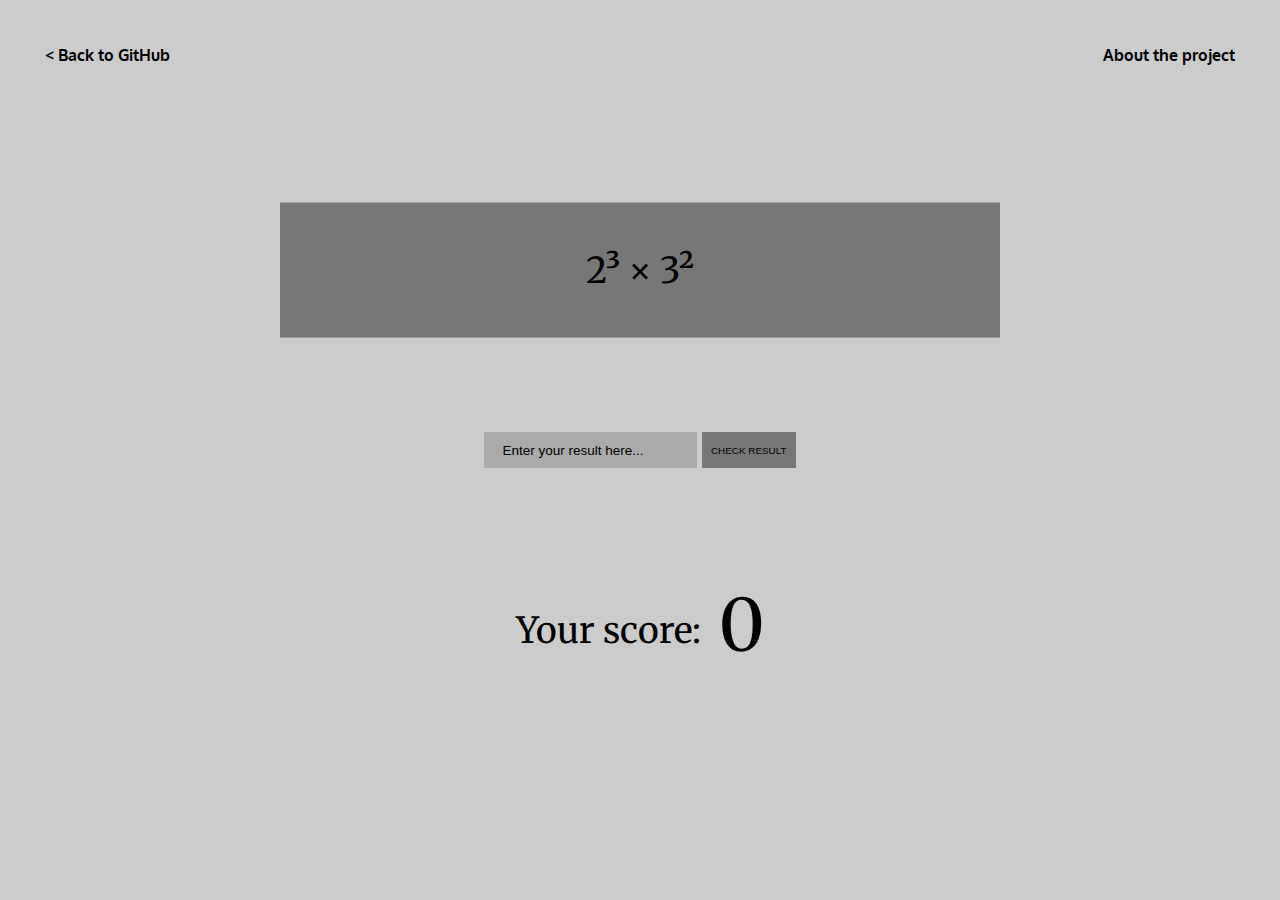
<file: math-game/index.html>
<!DOCTYPE html>
<html lang="en">
  <head>
    <meta charset="UTF-8" />
    <meta http-equiv="X-UA-Compatible" content="IE=edge" />
    <meta name="viewport" content="width=device-width, initial-scale=1.0" />
    <title>Calculation game</title>
    <link rel="stylesheet" href="game.css?version=4" />
  </head>
  <body>
    <div class="back" onclick="redirectTo('main')">< Back to GitHub</div>
    <div class="info">About the project</div>
    <div onclick="skipTask()" class="skip-task hidden">Skip to the next task ></div>
    <div class="active-game">
      <div>
        <span class="task"></span>
        <div class="inputs">
          <input
          class="answer"
          type="number"
          placeholder="Enter your result here..."
          />
          <button id="submit" class="btn">Check result</button>
        </div>
        <div class="score">Your score: <span class="score-count"></span></div>
        <span class="message"></span>
      </div>
    </div>
    <div class="finish hidden">
      <span class="finish-message">Hey, you have finished the game! Your score is <span id="final-score"></span>. Your best score so far is <span id="best-score"></span>.</span>
      <div class="restart" onclick="restartGame();">Do you want to play again?</div>
    </div>
    <div class="overlay hidden"></div>
    <div class="about hidden">
        <div class="close">&times;</div>
        <p>
          <b>Description.</b>
          Welcome to my first project. This is a simple maths game which gives
          user a random task from the array and then asks users to input the
          answer to check if they are correct. Each right answer gives you 1
          point, while each wrong answer removes 1 point from the counter. You
          can't go below 0 points. There are 40 tasks saved in array, but only
          20 are randomly given to the user. Once all of the tasks are
          completed, you get a 'Game has ended' message and are given an option
          to restart the game.
        </p>
        <p>
          <b>Problem #1.</b>
          Find a way to store tasks. First thing that comes my mind is using an array.
          <pre>
            <code>
              const calculations = [2 + 3 + 4, 10 * 2 / 4, 15 - 5 * 10];
            </code>
          </pre>
          However, this way array will save only seperate values
          <pre>
            <code>
              const calculations = [9, 5, -35];
            </code>
          </pre>
          Also I will need to show the task to user, therfore I should save them as strings.
          <pre>
            <code>
              const calculations = ['2 + 3 + 4', '10 * 2 / 4', '15 - 5 * 10'];
            </code>
          </pre>
          This way I am not getting the value of the mathematics, since I am working with strings. After some research I found <i>eval();</i> method which evaluates JavaScript code represented as a string and returns its completion value. <br><b>NB!</b> Everybody is advising from using this method, since it is very unsafe. However, in my case, this function is running on the server side and receives no user input, so it cannot be manipulated.
          <pre>
            <code>
              eval(calculations[i])
            </code>
          </pre>
        </p>
        <p>
          <b>Problem #2</b>
          Find a way to generate a random task from array and push it to the web UI.
          <pre>
            <code>
              const taskID = Math.floor(Math.random() * calculations.length);
            </code>
          </pre>
          Using <i>Math.floor()</i> for roundup and <i>Math.random()</i> for random number I can generate a random task ID from the calculations array. 
          <pre>
            <code>
              document.querySelector('.task').textContent = calculations[taskID]
            </code>
          </pre>
          Now I run into a problem. If the task has more complicated mathematical operations like exponentiations and square roots, the task visible to user might be hardly recognisable since some operations in JavaScript are written in specific ways. I decide to use objects with their own properties inside the array.
          <pre>
            <code>
              calculations = [
                {
                  display: '-10² ÷ 5 ÷ 5 - 4',
                  expression: (-10) ** 2 / 5 / 5 - 4,
                },
              ];
            </code>
          </pre>
          This way I have <i>display</i> property that I can send to UI and <i>expression</i> property that can be used in code. Now I can create a function that will randomise the task and push it to UI everytime I want to run this function.
          <pre>
            <code>
              function randomiseTask() {
                const taskID = Math.floor(Math.random() * calculations.length);
                document.querySelector('.task').textContent = calculations[taskID].display;
                return calculations[taskID];
              }
            </code>
          </pre>
        </p>
        <p>
          <b>Problem #3</b>
          Capturing user input and defining logic on what happens after.
          <pre>
            <code>
              document.querySelector('#submit').addEventListener('click', function () {
                const answer = Number(document.querySelector('.answer').value);
            </code>
          </pre>
          The code waits for the click on button and converts the entered value into a number.<br><br>Now let's handle the logic if no input is sent to server.
          <pre>
            <code>
              else if (!answer) {
                displayMessage(`You have to type something in!`);
                document.querySelector('.message').style = 'color: red;';
                setTimeout(function () {
                  document.querySelector('.message').style = 'display: none;';
                }, 2000);
              }
            </code>
          </pre>
          It gives you a message in red that dissapears in 2 seconds.<br><br>
          No let's handel the logic if the answer is not corret.
          <pre>
            <code>
              else {
                displayMessage(`Your answer is not correct!`);
                if (score > 0) {
                  score--;
                }
                document.querySelector('.score-count').textContent = score;
                document.querySelector('.message').style = 'color: red;';
                setTimeout(function () {
                  document.querySelector('.message').style =
                    'color: black; transition: 0.15s ease';
                }, 1000);
              }
            </code>
          </pre>
          You receive a message. If the score higher then 0, it will take 1 point away from your score and will update it in UI.<br><br>
          Not let's handle the logic if the answer is correct.
          <pre>
            <code>
              if (answer === calculation.expression) {
                score++;
                taskCount++;
                document.querySelector('.score-count').textContent = score;
                displayMessage(`You are correct`);
                document.querySelector('.message').style.display = 'flex';
                document.querySelector('body').style =
                  'background-color: #60b347; transition: 0.15s ease';
                document.querySelector('.task').style =
                  'background-color: #60b347; transition: 0.15s ease';
                const taskID = calculations.indexOf(calculation);
                calculations.splice(taskID, 1);
                document.querySelector('#submit').disabled = true;
                document.querySelector('.answer').disabled = true;
                if (taskCount === 20) {
                  document.querySelector('body').style =
                    'background-color: #ccc; transition: 0.15s ease';
                  document.querySelector('.active-game').classList.add('hidden');
                  document.querySelector('.finish').classList.remove('hidden');
                  document.querySelector('#final-score').textContent = score;
                  if (bestScore < score) {
                    bestScore = score;
                  }
                  document.querySelector('#best-score').textContent = bestScore;
                  console.log(bestScore);
                } else {
                  setTimeout(function () {
                    calculation = randomiseTask();
                    document.querySelector('body').style =
                      'background-color: #ccc; transition: 0.15s ease';
                    document.querySelector('.task').style =
                      'background-color: #777777; transition: 0.15s ease';
                    displayMessage('');
                    document.querySelector('#submit').disabled = false;
                    document.querySelector('.answer').disabled = false;
                    document.querySelector('.answer').value = '';
                  }, 2000);
                }
            </code>
          </pre>
          If the answer is correct, script adds one point to the score, also counts how many tasks were given to user. Then given task is removed from the calculations array. If the task count reaches 20, then 'game over' screen is shown with final result and the best score so far. Also, if new score is higher than best score, it updates itself. If task count is below 20, script gives another random task from the array.
        </p>
        <p>
          <b>Problem #4</b>
          Restarting the game without refreshing the browser.<br><br>
          For this event I create a <i>restartGame();</i> function.
          <pre>
            <code>
              function restartGame() {
                calculations = calculations2;
                calculation = randomiseTask();
                document.querySelector('.active-game').classList.remove('hidden');
                document.querySelector('.finish').classList.add('hidden');
                document.querySelector('body').style =
                  'background-color: #ccc; transition: 0.15s ease';
                document.querySelector('.task').style =
                  'background-color: #777777; transition: 0.15s ease';
                document.querySelector('.answer').value = '';
                document.querySelector('#submit').disabled = false;
                document.querySelector('.answer').disabled = false;
                score = 0;
                document.querySelector('.score-count').textContent = score;
                taskCount = 0;
                displayMessage('');
              }
            </code>
          </pre>
          Since everytime the task is answered correctly it is removed from the array, I have to recreate original array. To do so, I create a copy of the original array and push it to the original array. Then new task is generated randomly, all html and styling reset to initial state. Task count and score are set to 0 values and we are good to go again.
        </p>
        <p>
          <b>Problem #5</b>
          Since this is my first time writing this kind of code, I am aware that it is definetaly not DRY (don't repeat yourself) method friendly. Therefore my task is to try to clean up the code. Since I am using loads of <i>document.querrySelector</i> functions, I can create variables that would make my life easier.
          <pre>
            <code>
              const answerInput = document.querySelector('.answer');
              const btnSubmit = document.querySelector('#submit');
              const scoreCount = document.querySelector('.score-count');
              const message = document.querySelector('.message');
              const bodyStyle = document.querySelector('body');
              const task = document.querySelector('.task');
              const activeGame = document.querySelector('.active-game');
              const finish = document.querySelector('.finish');
            </code>
          </pre>
        </p>
        <p>
          <b>And that's it folks!</b> Even though it is a very primitive game (if you could even call it a game), it was really intriguing to write code and learn new things. What I have learned the most is to be more organised in advance, have all variables set, so I don't have to write so much and get confused. Also, trying to create functions and reuse them to make everything more bug proof and understandable.
        </p>
        <p>
          <b>Patch notes v1.1</b> Added functionality to skip the task if you have answered wrong once. <i>skipTask();</i> function keeps count on <i>taskCount</i> and if it reaches a required task count, it triggers <i>finishGame();</i> function.
          <pre>
            <code>
              function skipTask() {
                taskCount++;
                if (taskCount === tasksToFinish) {
                  finishGame();
                }
                calculation = randomiseTask();
                document.querySelector('.skip-task').classList.add('hidden');
                answerInput.value = '';
                displayMessage('');
              };

              function finishGame() {
                setTimeout(function () {
                  bodyStyle.style = 'background-color: #ccc; transition: 0.15s ease';
                }, 1000);
                activeGame.classList.add('hidden');
                finish.classList.remove('hidden');
                document.querySelector('#final-score').textContent = score;
                if (bestScore < score) {
                  bestScore = score;
                }
                document.querySelector('#best-score').textContent = bestScore;
              }
            </code>
          </pre>
        </p>
    </div>
    <script src="data.js?version=2"></script>
    <script src="game.js"></script>
  </body>
</html>
</file>
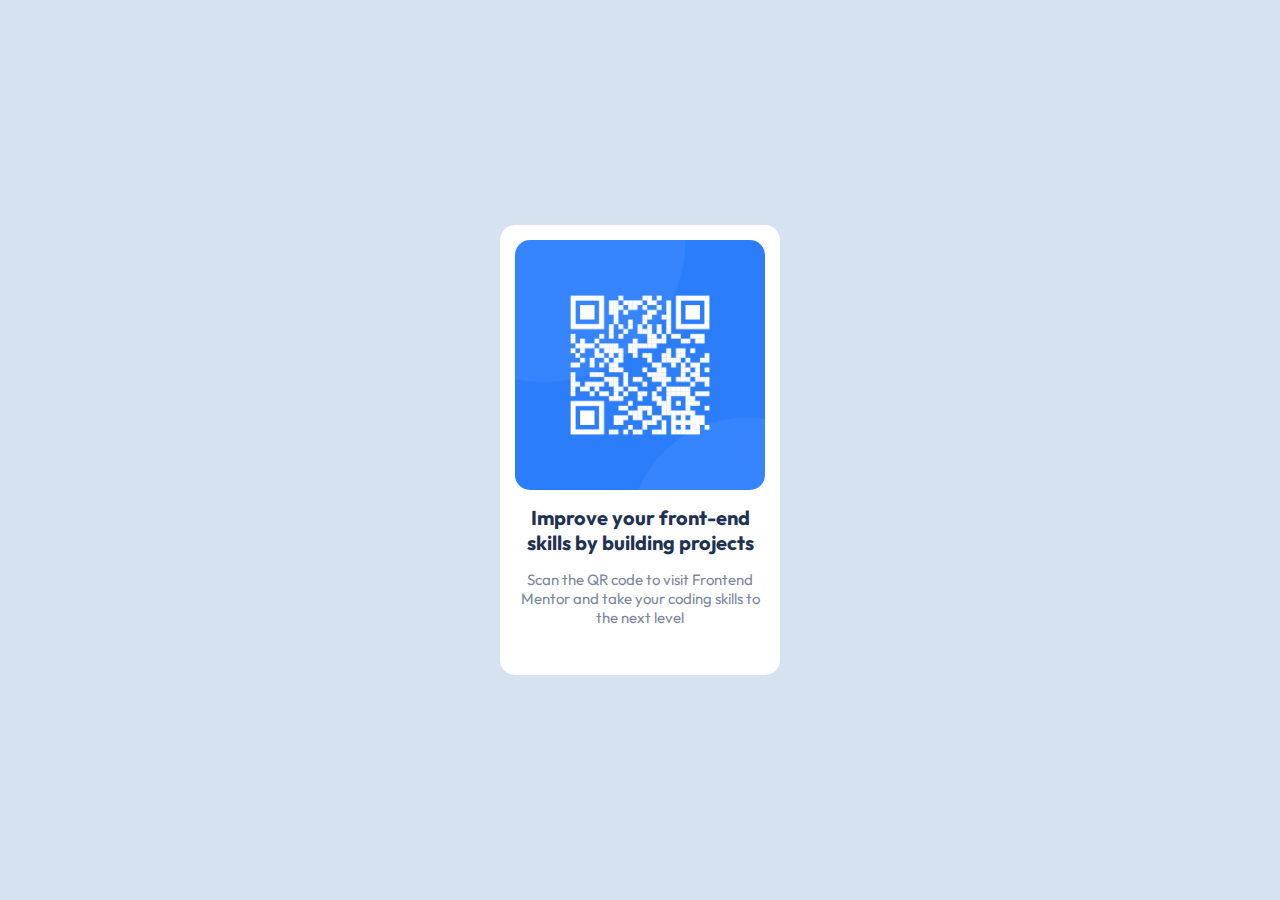
<file: qr_code_component_frontendmentor/index.html>
<!DOCTYPE html>
<html lang="en">
  <head>
    <meta charset="UTF-8" />
    <meta name="viewport" content="width=device-width, initial-scale=1.0" />
    <!-- displays site properly based on user's device -->

    <link rel="icon" type="image/png" sizes="32x32" href="./images/favicon-32x32.png" />

    <title>Frontend Mentor | QR code component</title>

    <!-- Feel free to remove these styles or customise in your own stylesheet 👍 -->
    <style>
      @import url("https://fonts.googleapis.com/css2?family=Outfit:wght@400;700&display=swap");

      body {
        padding: 0;
        margin: 0;
        box-sizing: border-box;
        background-color: hsl(212, 45%, 89%);
        font-family: "Outfit", sans-serif;
      }
      .container {
        position: absolute;
        top: 50%;
        left: 50%;
        transform: translate(-50%, -50%);
        display: block;
        width: 250px;
        height: 420px;
        background-color: hsl(0, 0%, 100%);
        border-radius: 15px;
        padding: 15px;
      }
      .qrcode {
        position: relative;
        display: block;
        /* width: 100%; */
        /* height: 350px; */
        aspect-ratio: 1;
        background-image: url(images/image-qr-code.png);
        background-position: center;
        background-size: contain;
        background-repeat: no-repeat;
        border-radius: 15px;
        margin-bottom: 15px;
      }
      h1 {
        text-align: center;
        font-size: 20px;
        color: hsl(218, 44%, 22%);
      }
      p {
        text-align: center;
        font-size: 15px;
        color: hsl(220, 15%, 55%);
      }
      .attribution {
        font-size: 11px;
        text-align: center;
        display: none;
      }
      .attribution a {
        color: hsl(228, 45%, 44%);
      }
    </style>
  </head>
  <body>
    <main role="main" class="container">
      <div class="qrcode"></div>
      <h1>Improve your front-end skills by building projects</h1>
      <p>Scan the QR code to visit Frontend Mentor and take your coding skills to the next level</p>
    </main>

    <div class="attribution">Challenge by <a href="https://www.frontendmentor.io?ref=challenge" target="_blank">Frontend Mentor</a>. Coded by <a href="#">Lukas Kudzevicius</a>.</div>
  </body>
</html>
</file>
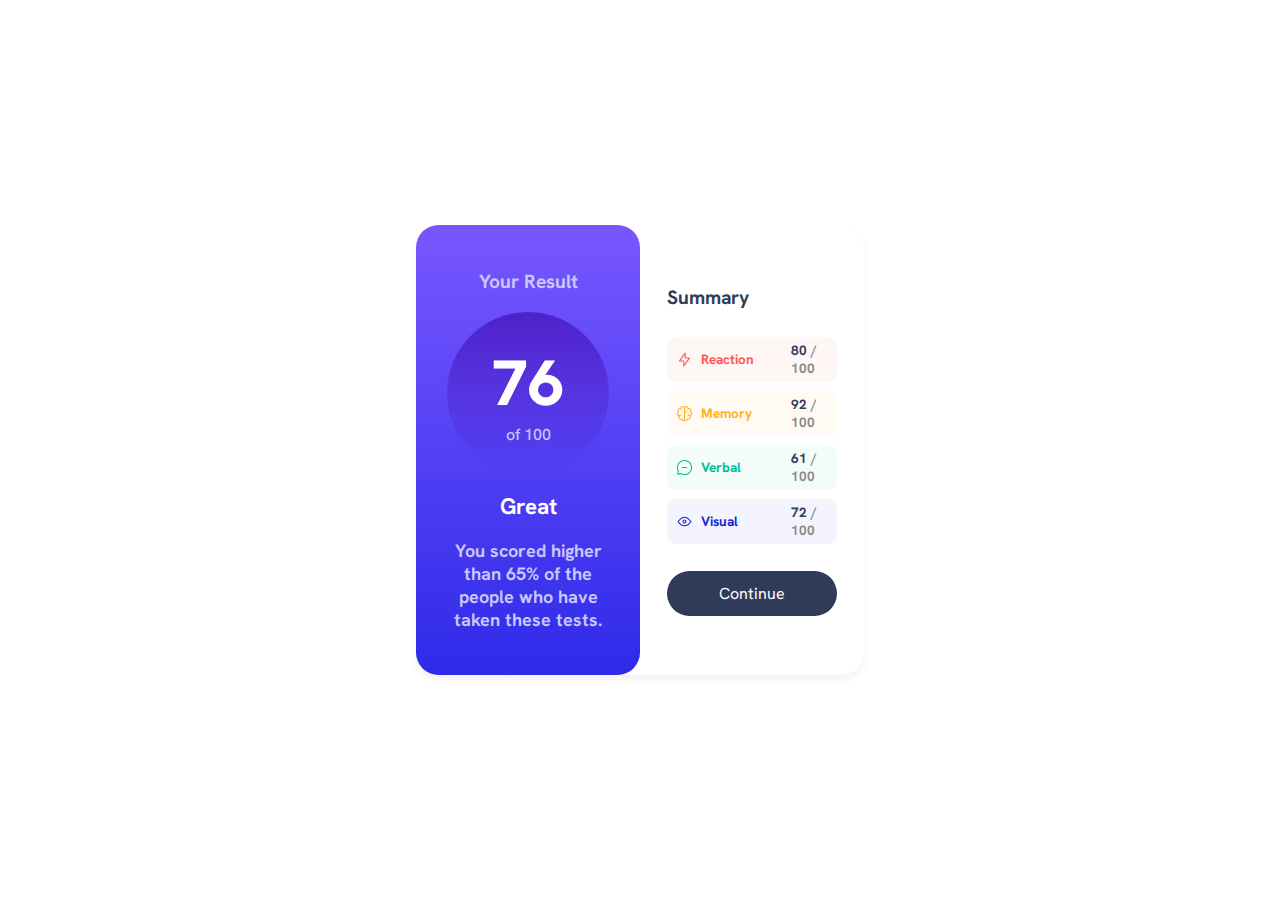
<file: results-summary-component-main/index.html>
<!DOCTYPE html>
<html lang="en">
  <head>
    <meta charset="UTF-8" />
    <meta name="viewport" content="width=device-width, initial-scale=1.0" />
    <!-- displays site properly based on user's device -->

    <link rel="icon" type="image/png" sizes="32x32" href="./assets/images/favicon-32x32.png" />

    <title>Frontend Mentor | Results summary component</title>

    <!-- Feel free to remove these styles or customise in your own stylesheet 👍 -->
    <link href="style.css" rel="stylesheet" />
  </head>
  <body>
    <main role="main">
      <div class="App">
        <div class="first-column">
          <h1>Your Result</h1>
          <div class="result-circle">
            <div class="score">76</div>
            <div class="out-of">of 100</div>
          </div>
          <h2>Great</h2>
          <h3>You scored higher than 65% of the people who have taken these tests.</h3>
        </div>
        <div class="second-column">
          <h1>Summary</h1>
          <div class="categories">
            <div class="category category--reaction">
              <div class="icon icon--reaction"></div>
              <div class="name">Reaction</div>
              <div class="rating">
                <span class="your-score">80</span>
                <span class="max-score"> / 100</span>
              </div>
            </div>
            <div class="category category--memory">
              <div class="icon icon--memory"></div>
              <div class="name">Memory</div>
              <div class="rating">
                <span class="your-score">92</span>
                <span class="max-score"> / 100</span>
              </div>
            </div>
            <div class="category category--verbal">
              <div class="icon icon--verbal"></div>
              <div class="name">Verbal</div>
              <div class="rating">
                <span class="your-score">61</span>
                <span class="max-score"> / 100</span>
              </div>
            </div>
            <div class="category category--visual">
              <div class="icon icon--visual"></div>
              <div class="name">Visual</div>
              <div class="rating">
                <span class="your-score">72</span>
                <span class="max-score"> / 100</span>
              </div>
            </div>
          </div>
          <div class="button">Continue</div>
        </div>
    </main>
    <!-- <div class="attribution">
    Challenge by <a href="https://www.frontendmentor.io?ref=challenge" target="_blank">Frontend Mentor</a>. 
    Coded by <a href="#">Your Name Here</a>.
  </div> -->
  </body>
</html>
</file>
<file: math-game/game.css>
@import url('https://fonts.googleapis.com/css2?family=Merriweather:wght@700&display=swap');
@import url('https://fonts.googleapis.com/css2?family=Oxygen:wght@400;700&display=swap');

input::-webkit-outer-spin-button,
input::-webkit-inner-spin-button {
  -webkit-appearance: none;
  margin: 0;
}

/* Firefox
input[type='number'] {
  -moz-appearance: textfield;
} */

* {
  padding: 0;
  margin: 0;
  box-sizing: border-box;
  user-select: none;
}

body {
  background-color: #ccc;
  font-family: 'Merriweather', serif;
}

/* width */
::-webkit-scrollbar {
  width: 0.7vh;
}

/* Handle */
::-webkit-scrollbar-thumb {
  background: #888;
}

/* Handle on hover */
::-webkit-scrollbar-thumb:hover {
  background: #555;
}

.hidden {
  display: none;
}

.back {
  position: absolute;
  top: 4vh;
  left: 4vh;
  font-family: 'Oxygen', sans-serif;
  font-weight: 700;
  padding: 1vh;
  cursor: pointer;
  z-index: 999;
}

.back:hover {
  background-color: #444;
  transition: 0.15s ease;
  color: #ccc;
}

.info {
  position: absolute;
  top: 4vh;
  right: 4vh;
  font-family: 'Oxygen', sans-serif;
  font-weight: 700;
  padding: 1vh;
  cursor: pointer;
  z-index: 999;
}

.info:hover {
  background-color: #444;
  transition: 0.15s ease;
  color: #ccc;
}

.task {
  position: absolute;
  top: 30%;
  left: 50%;
  transform: translate(-50%, -50%);
  display: flex;
  justify-content: center;
  align-items: center;
  font-size: 4vh;
  background-color: #777777;
  width: 80vh;
  padding: 5vh;
}

.message {
  position: absolute;
  top: 15%;
  left: 50%;
  transform: translate(-50%, -50%);
  display: flex;
  justify-content: center;
  align-items: center;
  font-size: 4vh;
  width: 80vh;
  padding: 5vh;
}

.skip-task {
  position: absolute;
  top: 42%;
  left: 50%;
  transform: translate(-50%, -50%);
  text-align: center;
  padding: 1vh;
  cursor: pointer;
}

.skip-task:hover {
  background-color: #444;
  transition: 0.15s ease;
  color: #ccc;
}

.inputs {
  position: absolute;
  width: 50vh;
  top: 50%;
  left: 50%;
  transform: translate(-50%, -50%);
  display: flex;
  justify-content: center;
  align-items: center;
}

.btn {
  padding: 1vh;
  border: none;
  outline: none;
  transition: 0.15s ease-out;
  background-color: #777;
  text-transform: uppercase;
  height: 4vh;
  font-size: 1.1vh;
  cursor: pointer;
  text-align: center;
}

.btn:hover {
  transition: 0.15s ease-in;
  background-color: #444;
}

.answer {
  padding: 2vh;
  margin-right: 0.5vh;
  border: none;
  outline: none;
  background-color: #aaaaaa;
  color: black;
  font-size: 1.5vh;
  height: 4vh;
}

.answer::placeholder {
  color: black;
}

.score {
  position: absolute;
  top: 70%;
  left: 50%;
  transform: translate(-50%, -50%);
  display: flex;
  justify-content: center;
  align-items: center;
  font-size: 4vh;
  width: 80vh;
  padding: 5vh;
}

.score .score-count {
  font-size: 8vh;
  margin-left: 2vh;
  margin-bottom: 1vh;
}

.overlay {
  position: absolute;
  top: 0;
  left: 0;
  width: 100%;
  height: 100%;
  backdrop-filter: blur(5px);
  background-color: rgba(0, 0, 0, 0.3);
}

.about {
  position: absolute;
  top: 50%;
  left: 50%;
  transform: translate(-50%, -50%);
  width: 75vh;
  height: 80vh;
  padding: 5vh 5vh 5vh 5vh;
  background-color: #fff;
  box-shadow: 5px 5px 80px rgba(0, 0, 0, 0.3);
  font-family: 'Oxygen', sans-serif;
  margin: 0vh 0 0vh 0;
  overflow: auto;
  overflow-x: hidden;
}

.about p {
  margin-bottom: 2vh;
  text-align: justify;
}

pre code {
  margin-top: 0vh;
  background-color: #eee;
  border: 1px solid #999;
  display: block;
  padding: 0.55vh;
  font-size: 1vh;
}

.about .close {
  position: absolute;
  top: 2vh;
  right: 2vh;
  font-family: 'Oxygen', sans-serif;
  font-weight: 700;
  font-size: 1.8vh;
  padding: 0.5vh;
  cursor: pointer;
}

.about .close:hover {
  background-color: #444;
  transition: 0.15s ease;
  color: #ccc;
}

.finish {
  position: absolute;
  top: 0;
  left: 0;
  width: 100%;
  height: 100%;
  z-index: 888;
}

.finish-message {
  position: absolute;
  top: 50%;
  left: 50%;
  transform: translate(-50%, -50%);
  font-size: 2vh;
}

.restart {
  position: absolute;
  top: 60%;
  left: 50%;
  transform: translate(-50%, -50%);
  font-family: 'Oxygen', sans-serif;
  font-weight: 700;
  padding: 1vh;
  cursor: pointer;
}

.restart:hover {
  background-color: #444;
  transition: 0.15s ease;
  color: #ccc;
}

#final-score,
#best-score {
  font-size: 4vh;
}
</file>
<file: results-summary-component-main/style.css>
@import url("https://fonts.googleapis.com/css2?family=Hanken+Grotesk:wght@500;700;800&display=swap");
* {
  margin: 0;
  padding: 0;
  box-sizing: border-box;
}

main {
  min-height: 100vh;
  display: grid;
  place-items: center;
  font-family: "Hanken Grotesk", sans-serif;
}

.App {
  position: absolute;
  display: grid;
  width: 100vw;
  height: 100vh;
  box-shadow: 0 5px 10px rgba(0, 0, 0, 0.05);
  border-radius: 2.5vh;
}
@media (min-width: 375px) {
  .App {
    grid-template-columns: 1fr 1fr;
    width: 35vw;
    height: 50vh;
  }
}
.App .first-column {
  position: relative;
  background-color: hsl(252, 100%, 67%);
  background: linear-gradient(hsl(252, 100%, 67%), hsl(241, 81%, 54%));
  border-top-left-radius: 0vh;
  border-top-right-radius: 0vh;
  border-bottom-right-radius: 2.5vh;
  border-bottom-left-radius: 2.5vh;
  min-width: 17.5vw;
  height: 100%;
  overflow: hidden;
  padding: 3vh;
  display: flex;
  flex-flow: column;
  justify-content: center;
  align-items: center;
  gap: 2vh;
}
@media (min-width: 375px) {
  .App .first-column {
    border-radius: 2.5vh;
  }
}
.App .first-column h1 {
  font-size: 1.2rem;
  color: hsl(241, 100%, 89%);
  font-weight: 700;
}
.App .first-column h2 {
  font-size: 1.4rem;
  color: hsl(0, 0%, 100%);
  font-weight: 700;
}
.App .first-column h3 {
  font-size: 18px;
  color: hsl(241, 100%, 89%);
  font-weight: 700;
  text-align: center;
}
.App .first-column .result-circle {
  display: flex;
  justify-content: center;
  align-items: center;
  flex-flow: column;
  min-width: 18vh;
  min-height: 18vh;
  border-radius: 50%;
  background: linear-gradient(hsl(256, 72%, 46%), hsla(241, 72%, 46%, 0));
}
.App .first-column .result-circle .score {
  font-size: 4rem;
  color: hsl(0, 0%, 100%);
  font-weight: 800;
}
.App .first-column .result-circle .out-of {
  font-size: 1rem;
  color: hsl(241, 100%, 89%);
  font-weight: 500;
}
.App .second-column {
  position: relative;
  display: block;
  padding: 3vh;
  height: 100%;
  min-width: 17.5vw;
  display: flex;
  justify-content: center;
  align-items: flex-start;
  flex-flow: column;
}
.App .second-column h1 {
  font-size: 1.2rem;
  color: hsl(224, 30%, 27%);
  font-weight: 700;
  margin-bottom: 3vh;
}
.App .second-column .categories {
  position: relative;
  width: 100%;
  display: flex;
  justify-content: center;
  align-items: center;
  flex-flow: column;
  gap: 1vh;
}
.App .second-column .categories .category {
  position: relative;
  display: block;
  width: 100%;
  height: 5vh;
  display: grid;
  align-items: center;
  border-radius: 1vh;
  font-size: 1.5vh;
  font-weight: 700;
  grid-template-columns: 20% 53% 27%;
}
.App .second-column .categories .category--reaction {
  background-color: hsla(0, 100%, 67%, 0.05);
  color: hsl(0, 100%, 67%);
}
.App .second-column .categories .category--memory {
  background-color: hsla(39, 100%, 56%, 0.05);
  color: hsl(39, 100%, 56%);
}
.App .second-column .categories .category--verbal {
  background-color: hsla(166, 100%, 37%, 0.05);
  color: hsl(166, 100%, 37%);
}
.App .second-column .categories .category--visual {
  background-color: hsla(234, 85%, 45%, 0.05);
  color: hsl(234, 85%, 45%);
}
.App .second-column .categories .category .icon {
  position: relative;
  display: flex;
  justify-content: center;
  align-items: center;
  background-position: center;
  background-size: 50%;
  background-repeat: no-repeat;
  width: 100%;
  height: 100%;
}
.App .second-column .categories .category .icon--reaction {
  background-image: url(assets/images/icon-reaction.svg);
}
.App .second-column .categories .category .icon--reaction svg {
  fill: hsl(0, 100%, 67%);
}
.App .second-column .categories .category .icon--memory {
  background-image: url(assets/images/icon-memory.svg);
}
.App .second-column .categories .category .icon--memory svg {
  fill: hsl(39, 100%, 56%);
}
.App .second-column .categories .category .icon--verbal {
  background-image: url(assets/images/icon-verbal.svg);
}
.App .second-column .categories .category .icon--verbal svg {
  fill: hsl(166, 100%, 37%);
}
.App .second-column .categories .category .icon--visual {
  background-image: url(assets/images/icon-visual.svg);
}
.App .second-column .categories .category .icon--visual svg {
  fill: hsl(234, 85%, 45%);
}
.App .second-column .categories .category .name {
  display: flex;
  flex-flow: row;
  justify-items: flex-start;
  justify-content: flex-start;
}
.App .second-column .categories .category .your-score {
  color: hsl(224, 30%, 27%);
}
.App .second-column .categories .category .max-score {
  color: hsl(0, 0%, 54%);
}
.App .second-column .button {
  display: block;
  margin-top: 3vh;
  width: 100%;
  height: 5vh;
  border-radius: 3vh;
  font-size: 1rem;
  background-color: hsl(224, 30%, 27%);
  color: hsl(0, 0%, 100%);
  display: flex;
  justify-content: center;
  align-items: center;
}/*# sourceMappingURL=style.css.map */
</file>
